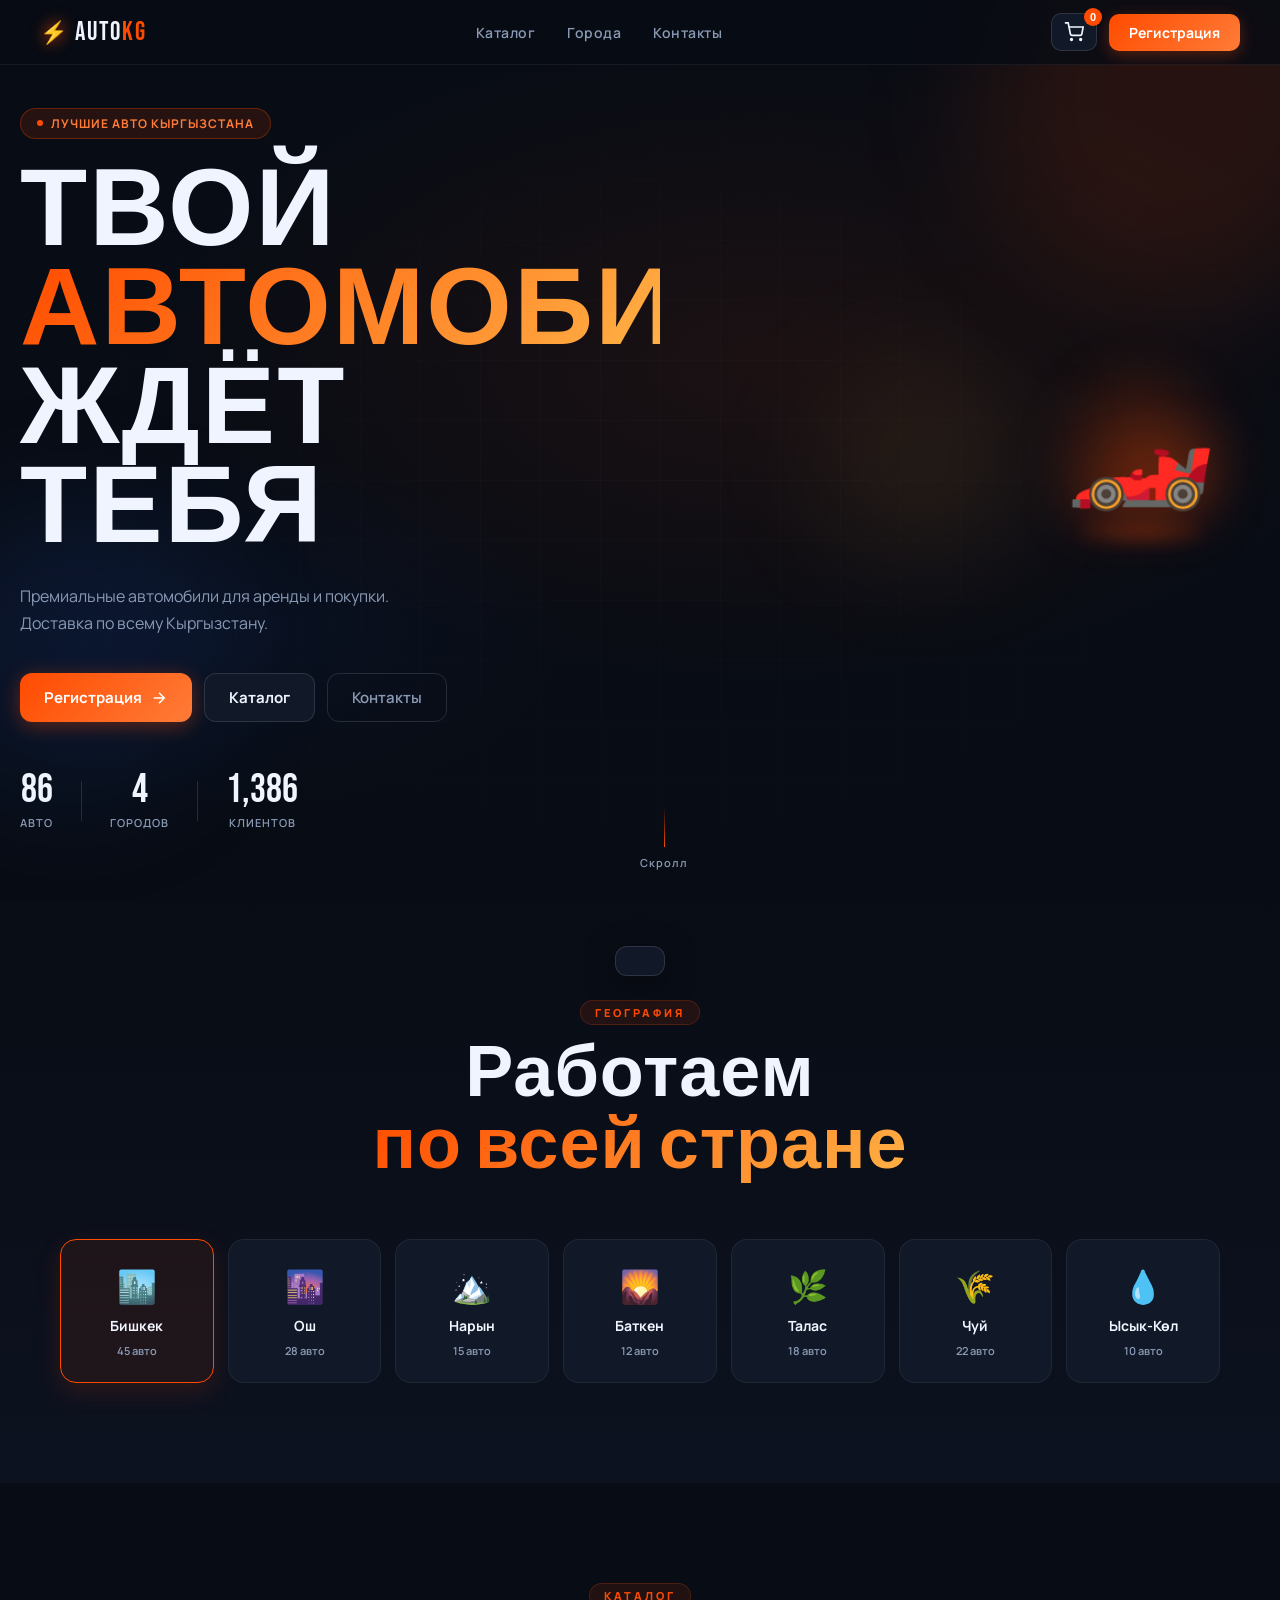
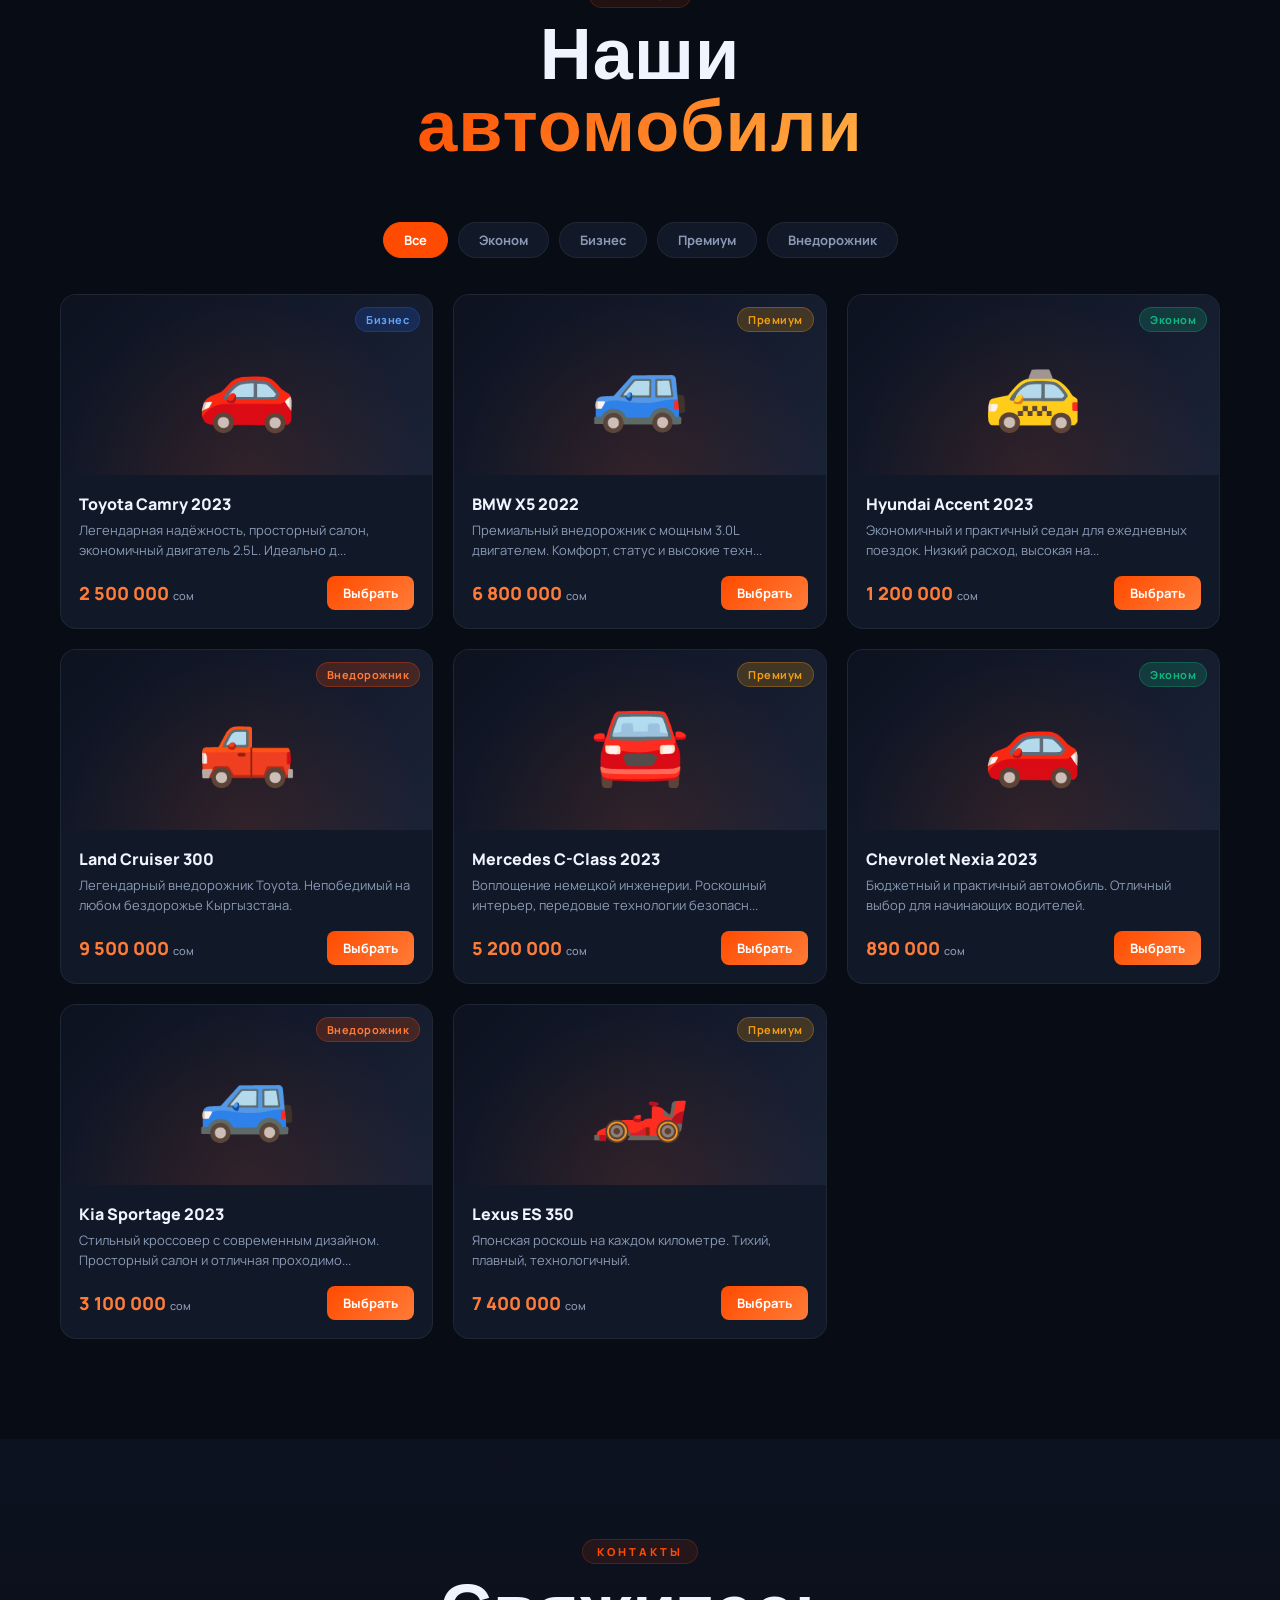
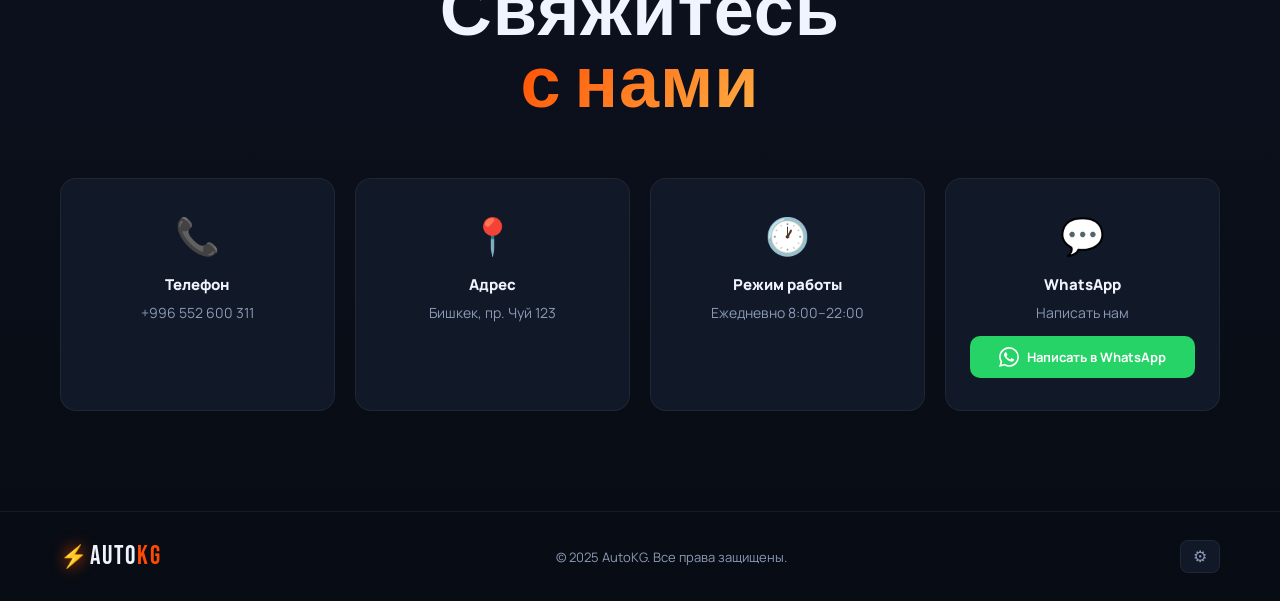
<file: Standoff3_Freefkre_durowson.html>
<!DOCTYPE html>
<html lang="ru">
<head>
<meta charset="UTF-8">
<meta name="viewport" content="width=device-width, initial-scale=1.0">
<title>AutoKG — Автомобили в Кыргызстане</title>
<link rel="preconnect" href="https://fonts.googleapis.com">
<link rel="preconnect" href="https://fonts.gstatic.com" crossorigin>
<link href="https://fonts.googleapis.com/css2?family=Bebas+Neue&family=Manrope:wght@300;400;500;600;700;800&display=swap" rel="stylesheet">
<link rel="stylesheet" href="Standoff3_Freefkre_durowson.css">
</head>
<body>

<!-- NAVIGATION -->
<nav class="navbar" id="navbar">
  <div class="nav-inner">
    <div class="logo">
      <span class="logo-icon">⚡</span>
      <span class="logo-text">AUTO<span class="logo-accent">KG</span></span>
    </div>
    <div class="nav-links desktop-only">
      <a href="#catalog" class="nav-link">Каталог</a>
      <a href="#cities" class="nav-link">Города</a>
      <a href="#contacts" class="nav-link">Контакты</a>
    </div>
    <div class="nav-actions">
      <button class="btn-cart" onclick="toggleCart()">
        <svg width="20" height="20" viewBox="0 0 24 24" fill="none" stroke="currentColor" stroke-width="2"><circle cx="9" cy="21" r="1"/><circle cx="20" cy="21" r="1"/><path d="M1 1h4l2.68 13.39a2 2 0 0 0 2 1.61h9.72a2 2 0 0 0 2-1.61L23 6H6"/></svg>
        <span class="cart-count" id="cartCount">0</span>
      </button>
      <button class="btn-register" onclick="openModal('registerModal')">Регистрация</button>
      <button class="hamburger" onclick="toggleMobileMenu()" id="hamburger">
        <span></span><span></span><span></span>
      </button>
    </div>
  </div>
  <div class="mobile-menu" id="mobileMenu">
    <a href="#catalog" onclick="closeMobileMenu()">Каталог</a>
    <a href="#cities" onclick="closeMobileMenu()">Города</a>
    <a href="#contacts" onclick="closeMobileMenu()">Контакты</a>
    <a href="#" onclick="openModal('registerModal'); closeMobileMenu()">Регистрация</a>
    <a href="#" onclick="openAdmin()">⚙ Админ</a>
  </div>
</nav>

<!-- HERO SECTION -->
<section class="hero" id="home">
  <div class="hero-bg">
    <div class="hero-orb orb1"></div>
    <div class="hero-orb orb2"></div>
    <div class="hero-orb orb3"></div>
    <div class="hero-grid"></div>
  </div>
  <div class="hero-content">
    <div class="hero-badge">
      <span class="badge-dot"></span>
      Лучшие авто Кыргызстана
    </div>
    <h1 class="hero-title">
      <span class="title-line">ТВОЙ</span>
      <span class="title-line accent-line">АВТОМОБИЛЬ</span>
      <span class="title-line">ЖДЁТ ТЕБЯ</span>
    </h1>
    <p class="hero-subtitle">Премиальные автомобили для аренды и покупки. Доставка по всему Кыргызстану.</p>
    <div class="hero-buttons">
      <button class="btn-primary" onclick="openModal('registerModal')">
        <span>Регистрация</span>
        <svg width="18" height="18" viewBox="0 0 24 24" fill="none" stroke="currentColor" stroke-width="2"><path d="M5 12h14M12 5l7 7-7 7"/></svg>
      </button>
      <a href="#catalog" class="btn-secondary">
        <span>Каталог</span>
      </a>
      <a href="#contacts" class="btn-outline">
        <span>Контакты</span>
      </a>
    </div>
    <div class="hero-stats">
      <div class="stat"><span class="stat-num" data-target="150">0</span><span class="stat-label">Авто</span></div>
      <div class="stat-divider"></div>
      <div class="stat"><span class="stat-num" data-target="7">0</span><span class="stat-label">Городов</span></div>
      <div class="stat-divider"></div>
      <div class="stat"><span class="stat-num" data-target="2400">0</span><span class="stat-label">Клиентов</span></div>
    </div>
  </div>
  <div class="hero-car-visual">
    <div class="car-glow"></div>
    <div class="car-emoji">🏎️</div>
    <div class="car-reflection"></div>
  </div>
  <div class="scroll-indicator">
    <div class="scroll-line"></div>
    <span>Скролл</span>
  </div>
</section>

<!-- CITIES SECTION -->
<section class="cities-section" id="cities">
  <div class="container">
    <div class="section-header">
      <span class="section-tag">ГЕОГРАФИЯ</span>
      <h2 class="section-title">Работаем<br><span class="gradient-text">по всей стране</span></h2>
    </div>
    <div class="cities-grid">
      <div class="city-card active" onclick="selectCity('Бишкек')">
        <div class="city-icon">🏙️</div>
        <span class="city-name">Бишкек</span>
        <span class="city-count">45 авто</span>
      </div>
      <div class="city-card" onclick="selectCity('Ош')">
        <div class="city-icon">🌆</div>
        <span class="city-name">Ош</span>
        <span class="city-count">28 авто</span>
      </div>
      <div class="city-card" onclick="selectCity('Нарын')">
        <div class="city-icon">🏔️</div>
        <span class="city-name">Нарын</span>
        <span class="city-count">15 авто</span>
      </div>
      <div class="city-card" onclick="selectCity('Баткен')">
        <div class="city-icon">🌄</div>
        <span class="city-name">Баткен</span>
        <span class="city-count">12 авто</span>
      </div>
      <div class="city-card" onclick="selectCity('Талас')">
        <div class="city-icon">🌿</div>
        <span class="city-name">Талас</span>
        <span class="city-count">18 авто</span>
      </div>
      <div class="city-card" onclick="selectCity('Чуй')">
        <div class="city-icon">🌾</div>
        <span class="city-name">Чуй</span>
        <span class="city-count">22 авто</span>
      </div>
      <div class="city-card" onclick="selectCity('Ысык-Көл')">
        <div class="city-icon">💧</div>
        <span class="city-name">Ысык-Көл</span>
        <span class="city-count">10 авто</span>
      </div>
    </div>
  </div>
</section>

<!-- CATALOG SECTION -->
<section class="catalog-section" id="catalog">
  <div class="container">
    <div class="section-header">
      <span class="section-tag">КАТАЛОГ</span>
      <h2 class="section-title">Наши<br><span class="gradient-text">автомобили</span></h2>
    </div>
    <div class="catalog-filters">
      <button class="filter-btn active" onclick="filterCars('all', this)">Все</button>
      <button class="filter-btn" onclick="filterCars('economy', this)">Эконом</button>
      <button class="filter-btn" onclick="filterCars('business', this)">Бизнес</button>
      <button class="filter-btn" onclick="filterCars('premium', this)">Премиум</button>
      <button class="filter-btn" onclick="filterCars('suv', this)">Внедорожник</button>
    </div>
    <div class="cars-grid" id="carsGrid">
      <!-- Cars injected by JS -->
    </div>
  </div>
</section>

<!-- CONTACTS SECTION -->
<section class="contacts-section" id="contacts">
  <div class="container">
    <div class="section-header">
      <span class="section-tag">КОНТАКТЫ</span>
      <h2 class="section-title">Свяжитесь<br><span class="gradient-text">с нами</span></h2>
    </div>
    <div class="contacts-grid">
      <div class="contact-card">
        <div class="contact-icon">📞</div>
        <h3>Телефон</h3>
        <p>+996 552 600 311</p>
      </div>
      <div class="contact-card">
        <div class="contact-icon">📍</div>
        <h3>Адрес</h3>
        <p>Бишкек, пр. Чуй 123</p>
      </div>
      <div class="contact-card">
        <div class="contact-icon">🕐</div>
        <h3>Режим работы</h3>
        <p>Ежедневно 8:00–22:00</p>
      </div>
      <div class="contact-card whatsapp-card" onclick="openWhatsApp()">
        <div class="contact-icon">💬</div>
        <h3>WhatsApp</h3>
        <p>Написать нам</p>
        <button class="btn-whatsapp">
          <svg width="20" height="20" viewBox="0 0 24 24" fill="currentColor"><path d="M17.472 14.382c-.297-.149-1.758-.867-2.03-.967-.273-.099-.471-.148-.67.15-.197.297-.767.966-.94 1.164-.173.199-.347.223-.644.075-.297-.15-1.255-.463-2.39-1.475-.883-.788-1.48-1.761-1.653-2.059-.173-.297-.018-.458.13-.606.134-.133.298-.347.446-.52.149-.174.198-.298.298-.497.099-.198.05-.371-.025-.52-.075-.149-.669-1.612-.916-2.207-.242-.579-.487-.5-.669-.51-.173-.008-.371-.01-.57-.01-.198 0-.52.074-.792.372-.272.297-1.04 1.016-1.04 2.479 0 1.462 1.065 2.875 1.213 3.074.149.198 2.096 3.2 5.077 4.487.709.306 1.262.489 1.694.625.712.227 1.36.195 1.871.118.571-.085 1.758-.719 2.006-1.413.248-.694.248-1.289.173-1.413-.074-.124-.272-.198-.57-.347m-5.421 7.403h-.004a9.87 9.87 0 01-5.031-1.378l-.361-.214-3.741.982.998-3.648-.235-.374a9.86 9.86 0 01-1.51-5.26c.001-5.45 4.436-9.884 9.888-9.884 2.64 0 5.122 1.03 6.988 2.898a9.825 9.825 0 012.893 6.994c-.003 5.45-4.437 9.884-9.885 9.884m8.413-18.297A11.815 11.815 0 0012.05 0C5.495 0 .16 5.335.157 11.892c0 2.096.547 4.142 1.588 5.945L.057 24l6.305-1.654a11.882 11.882 0 005.683 1.448h.005c6.554 0 11.89-5.335 11.893-11.893a11.821 11.821 0 00-3.48-8.413z"/></svg>
          Написать в WhatsApp
        </button>
      </div>
    </div>
  </div>
</section>

<!-- FOOTER -->
<footer class="footer">
  <div class="container">
    <div class="footer-inner">
      <div class="footer-logo">
        <span class="logo-icon">⚡</span>
        <span class="logo-text">AUTO<span class="logo-accent">KG</span></span>
      </div>
      <p class="footer-copy">© 2025 AutoKG. Все права защищены.</p>
      <button class="footer-admin" onclick="openAdmin()">⚙</button>
    </div>
  </div>
</footer>

<!-- ============ MODALS ============ -->

<!-- REGISTER MODAL -->
<div class="modal-overlay" id="registerModal" onclick="closeModalOutside(event, 'registerModal')">
  <div class="modal">
    <div class="modal-header">
      <h2>Регистрация</h2>
      <button class="modal-close" onclick="closeModal('registerModal')">✕</button>
    </div>
    <form class="modal-form" onsubmit="submitRegister(event)">
      <div class="form-group">
        <label>Имя</label>
        <input type="text" id="regName" placeholder="Ваше имя" required>
      </div>
      <div class="form-group">
        <label>Номер телефона</label>
        <input type="tel" id="regPhone" placeholder="+996 XXX XXX XXX" required>
      </div>
      <div class="form-group">
        <label>Город</label>
        <select id="regCity" required>
          <option value="">Выберите город</option>
          <option>Бишкек</option>
          <option>Ош</option>
          <option>Нарын</option>
          <option>Баткен</option>
          <option>Талас</option>
          <option>Чуй</option>
          <option>Ысык-Көл</option>
        </select>
      </div>
      <div class="form-group">
        <label>Пароль</label>
        <input type="password" id="regPassword" placeholder="Придумайте пароль" required>
      </div>
      <button type="submit" class="btn-form-submit">Зарегистрироваться</button>
    </form>
    <div class="modal-success hidden" id="registerSuccess">
      <div class="success-icon">✅</div>
      <h3>Успешно зарегистрированы!</h3>
      <p>Данные отправлены. Мы свяжемся с вами.</p>
    </div>
  </div>
</div>

<!-- CAR DETAIL MODAL -->
<div class="modal-overlay" id="carModal" onclick="closeModalOutside(event, 'carModal')">
  <div class="modal modal-large">
    <div class="modal-header">
      <h2 id="carModalTitle">Название авто</h2>
      <button class="modal-close" onclick="closeModal('carModal')">✕</button>
    </div>
    <div class="car-modal-content">
      <div class="car-modal-img-wrap">
        <div class="car-modal-emoji" id="carModalEmoji">🚗</div>
        <div class="car-modal-badge" id="carModalCategory">Эконом</div>
      </div>
      <div class="car-modal-info">
        <p class="car-modal-desc" id="carModalDesc">Описание автомобиля</p>
        <div class="car-specs" id="carModalSpecs"></div>
        <div class="car-modal-price">
          <span class="price-label">Цена</span>
          <span class="price-value" id="carModalPrice">0 сом</span>
        </div>
        <div class="car-modal-actions">
          <button class="btn-primary" onclick="addToCart()">
            <svg width="18" height="18" viewBox="0 0 24 24" fill="none" stroke="currentColor" stroke-width="2"><circle cx="9" cy="21" r="1"/><circle cx="20" cy="21" r="1"/><path d="M1 1h4l2.68 13.39a2 2 0 0 0 2 1.61h9.72a2 2 0 0 0 2-1.61L23 6H6"/></svg>
            В корзину
          </button>
          <button class="btn-pay" onclick="openPayModal()">
            💳 Оплатить
          </button>
        </div>
      </div>
    </div>
  </div>
</div>

<!-- PAYMENT MODAL -->
<div class="modal-overlay" id="payModal" onclick="closeModalOutside(event, 'payModal')">
  <div class="modal">
    <div class="modal-header">
      <h2>Оплата</h2>
      <button class="modal-close" onclick="closeModal('payModal')">✕</button>
    </div>
    <div class="pay-info" id="payInfo">
      <div class="pay-bank-card">
        <div class="pay-bank-name" id="payBankName">Mbank</div>
        <div class="pay-card-number" id="payCardNumber">0000 0000 0000 0000</div>
        <div class="pay-card-holder" id="payCardHolder">ИВАН ИВАНОВ</div>
      </div>
      <p class="pay-instruction">Переведите сумму и прикрепите скриншот чека:</p>
    </div>
    <form class="modal-form" onsubmit="submitPayment(event)">
      <div class="form-group">
        <label>Ваше имя</label>
        <input type="text" id="payName" placeholder="Имя" required>
      </div>
      <div class="form-group">
        <label>Телефон</label>
        <input type="tel" id="payPhone" placeholder="+996 XXX XXX XXX" required>
      </div>
      <div class="form-group">
        <label>Чек (фото)</label>
        <div class="file-upload-zone" onclick="document.getElementById('checkFile').click()">
          <input type="file" id="checkFile" accept="image/*" style="display:none" onchange="previewCheck(this)">
          <div class="upload-placeholder" id="uploadPlaceholder">
            <span class="upload-icon">📎</span>
            <span>Нажмите чтобы загрузить чек</span>
          </div>
          <img id="checkPreview" class="check-preview hidden" alt="Чек">
        </div>
      </div>
      <button type="submit" class="btn-form-submit">Отправить заявку</button>
    </form>
    <div class="modal-success hidden" id="paySuccess">
      <div class="success-icon">✅</div>
      <h3>Заявка отправлена!</h3>
      <p>Мы проверим оплату и свяжемся с вами.</p>
    </div>
  </div>
</div>

<!-- CART DRAWER -->
<div class="cart-overlay" id="cartOverlay" onclick="toggleCart()"></div>
<div class="cart-drawer" id="cartDrawer">
  <div class="cart-header">
    <h3>Корзина</h3>
    <button onclick="toggleCart()">✕</button>
  </div>
  <div class="cart-items" id="cartItems">
    <div class="cart-empty">Корзина пуста</div>
  </div>
  <div class="cart-footer" id="cartFooter" style="display:none">
    <div class="cart-total">Итого: <span id="cartTotal">0</span> сом</div>
    <button class="btn-primary" onclick="checkoutCart()">Оформить заказ</button>
  </div>
</div>

<!-- ADMIN MODAL -->
<div class="modal-overlay" id="adminModal" onclick="closeModalOutside(event, 'adminModal')">
  <div class="modal modal-admin">
    <div class="modal-header">
      <h2>⚙ Админ-панель</h2>
      <button class="modal-close" onclick="closeModal('adminModal')">✕</button>
    </div>
    <div id="adminLogin">
      <div class="form-group">
        <label>Пароль</label>
        <input type="password" id="adminPass" placeholder="Введите пароль">
      </div>
      <button class="btn-form-submit" onclick="checkAdminPass()">Войти</button>
    </div>
    <div id="adminPanel" class="hidden">
      <div class="admin-tabs">
        <button class="admin-tab active" onclick="switchAdminTab('cars', this)">🚗 Авто</button>
        <button class="admin-tab" onclick="switchAdminTab('users', this)">👥 Пользователи</button>
        <button class="admin-tab" onclick="switchAdminTab('payment', this)">💳 Реквизиты</button>
      </div>

      <!-- CARS TAB -->
      <div class="admin-content" id="tabCars">
        <button class="btn-primary btn-sm" onclick="showAddCarForm()">+ Добавить авто</button>
        <div id="addCarForm" class="hidden admin-form">
          <input type="text" id="newCarName" placeholder="Название авто">
          <input type="text" id="newCarEmoji" placeholder="Эмодзи (🚗)">
          <input type="number" id="newCarPrice" placeholder="Цена (сом)">
          <select id="newCarCategory">
            <option value="economy">Эконом</option>
            <option value="business">Бизнес</option>
            <option value="premium">Премиум</option>
            <option value="suv">Внедорожник</option>
          </select>
          <textarea id="newCarDesc" placeholder="Описание"></textarea>
          <input type="text" id="newCarSpecs" placeholder="Характеристики через запятую">
          <button class="btn-form-submit" onclick="addCar()">Добавить</button>
        </div>
        <div id="adminCarsList" class="admin-list"></div>
      </div>

      <!-- USERS TAB -->
      <div class="admin-content hidden" id="tabUsers">
        <div id="adminUsersList" class="admin-list"></div>
      </div>

      <!-- PAYMENT TAB -->
      <div class="admin-content hidden" id="tabPayment">
        <div class="admin-form">
          <label>Название банка</label>
          <input type="text" id="settBankName" placeholder="Mbank">
          <label>Номер карты</label>
          <input type="text" id="settCardNum" placeholder="0000 0000 0000 0000">
          <label>Имя получателя</label>
          <input type="text" id="settCardHolder" placeholder="ИВАН ИВАНОВ">
          <button class="btn-form-submit" onclick="savePaySettings()">Сохранить</button>
        </div>
      </div>
    </div>
  </div>
</div>

<!-- NOTIFICATION -->
<div class="notification" id="notification"></div>

<script src="Standoff3_Freefkre_durowson.js"></script>
</body>
</html>
</file>
<file: Standoff3_Freefkre_durowson.css>
/* ============ RESET & BASE ============ */
*, *::before, *::after { box-sizing: border-box; margin: 0; padding: 0; }

:root {
  --bg: #080c14;
  --bg2: #0d1220;
  --surface: #111827;
  --surface2: #1a2236;
  --border: rgba(255,255,255,0.06);
  --border2: rgba(255,255,255,0.12);
  --text: #f0f4ff;
  --text2: #8a9ab5;
  --accent: #ff4b00;
  --accent2: #ff7c38;
  --accent3: #ffb347;
  --blue: #2563eb;
  --blue2: #60a5fa;
  --green: #10b981;
  --gold: #f59e0b;
  --radius: 16px;
  --radius-sm: 10px;
  --shadow: 0 8px 32px rgba(0,0,0,0.4);
  --shadow-accent: 0 0 40px rgba(255,75,0,0.2);
  --transition: 0.3s cubic-bezier(0.4,0,0.2,1);
}

html { scroll-behavior: smooth; }

body {
  font-family: 'Manrope', sans-serif;
  background: var(--bg);
  color: var(--text);
  min-height: 100vh;
  overflow-x: hidden;
  -webkit-font-smoothing: antialiased;
}

.container { max-width: 1200px; margin: 0 auto; padding: 0 20px; }
.hidden { display: none !important; }
.desktop-only { display: flex; }

/* ============ NAVBAR ============ */
.navbar {
  position: fixed;
  top: 0; left: 0; right: 0;
  z-index: 1000;
  padding: 0 24px;
  background: rgba(8,12,20,0.8);
  backdrop-filter: blur(20px);
  border-bottom: 1px solid var(--border);
  transition: var(--transition);
}
.navbar.scrolled { background: rgba(8,12,20,0.95); }
.nav-inner {
  display: flex; align-items: center; justify-content: space-between;
  height: 64px; max-width: 1200px; margin: 0 auto;
}
.logo { display: flex; align-items: center; gap: 8px; cursor: pointer; }
.logo-icon { font-size: 22px; filter: drop-shadow(0 0 8px var(--accent)); }
.logo-text { font-family: 'Bebas Neue', sans-serif; font-size: 26px; letter-spacing: 2px; color: var(--text); }
.logo-accent { color: var(--accent); }
.nav-links { gap: 32px; }
.nav-link {
  color: var(--text2); font-size: 14px; font-weight: 600;
  text-decoration: none; letter-spacing: 0.5px;
  transition: color var(--transition); position: relative;
}
.nav-link::after {
  content: ''; position: absolute; bottom: -4px; left: 0; right: 0;
  height: 2px; background: var(--accent); transform: scaleX(0);
  transition: transform var(--transition);
}
.nav-link:hover { color: var(--text); }
.nav-link:hover::after { transform: scaleX(1); }
.nav-actions { display: flex; align-items: center; gap: 12px; }

.btn-cart {
  position: relative; background: var(--surface);
  border: 1px solid var(--border2); border-radius: 10px;
  padding: 8px 12px; color: var(--text); cursor: pointer;
  transition: var(--transition); display: flex; align-items: center;
}
.btn-cart:hover { background: var(--surface2); border-color: var(--accent); }
.cart-count {
  position: absolute; top: -6px; right: -6px;
  background: var(--accent); color: white;
  border-radius: 50%; width: 18px; height: 18px;
  font-size: 11px; font-weight: 700;
  display: flex; align-items: center; justify-content: center;
}

.btn-register {
  background: linear-gradient(135deg, var(--accent), var(--accent2));
  color: white; border: none; border-radius: 10px;
  padding: 9px 20px; font-size: 14px; font-weight: 700;
  cursor: pointer; transition: var(--transition);
  font-family: 'Manrope', sans-serif;
  box-shadow: 0 4px 15px rgba(255,75,0,0.3);
}
.btn-register:hover { transform: translateY(-2px); box-shadow: 0 6px 20px rgba(255,75,0,0.4); }

.hamburger {
  display: none; flex-direction: column; gap: 5px;
  background: none; border: none; cursor: pointer; padding: 8px;
}
.hamburger span { display: block; width: 22px; height: 2px; background: var(--text); border-radius: 2px; transition: var(--transition); }
.hamburger.open span:nth-child(1) { transform: translateY(7px) rotate(45deg); }
.hamburger.open span:nth-child(2) { opacity: 0; }
.hamburger.open span:nth-child(3) { transform: translateY(-7px) rotate(-45deg); }

.mobile-menu {
  display: none; flex-direction: column;
  padding: 16px 0; border-top: 1px solid var(--border);
}
.mobile-menu a {
  padding: 14px 16px; color: var(--text2);
  text-decoration: none; font-weight: 600;
  transition: var(--transition); border-radius: 8px;
}
.mobile-menu a:hover { color: var(--text); background: var(--surface); }
.mobile-menu.open { display: flex; }

/* ============ HERO ============ */
.hero {
  min-height: 100vh; position: relative;
  display: flex; align-items: center;
  padding: 100px 20px 60px; overflow: hidden;
}
.hero-bg {
  position: absolute; inset: 0; z-index: 0;
  background: radial-gradient(ellipse 80% 60% at 60% 40%, rgba(255,75,0,0.08) 0%, transparent 60%),
              radial-gradient(ellipse 50% 40% at 20% 70%, rgba(37,99,235,0.06) 0%, transparent 50%);
}
.hero-orb {
  position: absolute; border-radius: 50%;
  filter: blur(60px); animation: orbFloat 8s ease-in-out infinite;
}
.orb1 { width: 400px; height: 400px; background: rgba(255,75,0,0.12); top: -100px; right: -100px; animation-delay: 0s; }
.orb2 { width: 300px; height: 300px; background: rgba(37,99,235,0.1); bottom: 100px; left: -80px; animation-delay: 3s; }
.orb3 { width: 200px; height: 200px; background: rgba(255,179,71,0.08); top: 40%; right: 20%; animation-delay: 5s; }
@keyframes orbFloat {
  0%,100% { transform: translateY(0) scale(1); }
  50% { transform: translateY(-30px) scale(1.05); }
}
.hero-grid {
  position: absolute; inset: 0;
  background-image: linear-gradient(rgba(255,255,255,0.02) 1px, transparent 1px),
                    linear-gradient(90deg, rgba(255,255,255,0.02) 1px, transparent 1px);
  background-size: 60px 60px;
  mask-image: radial-gradient(ellipse 60% 60% at 50% 50%, black, transparent);
}
.hero-content {
  position: relative; z-index: 1;
  max-width: 640px; margin: 0 auto;
}
.hero-badge {
  display: inline-flex; align-items: center; gap: 8px;
  background: rgba(255,75,0,0.12); border: 1px solid rgba(255,75,0,0.3);
  border-radius: 50px; padding: 6px 16px;
  font-size: 12px; font-weight: 700; letter-spacing: 1px;
  color: var(--accent2); text-transform: uppercase;
  margin-bottom: 24px;
  animation: fadeInUp 0.8s ease both;
}
.badge-dot {
  width: 6px; height: 6px; border-radius: 50%;
  background: var(--accent); animation: pulse 2s ease-in-out infinite;
}
@keyframes pulse { 0%,100%{opacity:1;transform:scale(1)} 50%{opacity:0.5;transform:scale(1.3)} }
.hero-title {
  font-family: 'Bebas Neue', sans-serif;
  font-size: clamp(60px, 12vw, 110px);
  line-height: 0.9; letter-spacing: 2px;
  margin-bottom: 24px;
}
.title-line { display: block; animation: fadeInUp 0.8s ease both; }
.title-line:nth-child(1) { animation-delay: 0.1s; }
.title-line:nth-child(2) { animation-delay: 0.2s; }
.title-line:nth-child(3) { animation-delay: 0.3s; }
.accent-line {
  background: linear-gradient(135deg, var(--accent), var(--accent3));
  -webkit-background-clip: text; -webkit-text-fill-color: transparent; background-clip: text;
}
.hero-subtitle {
  font-size: 16px; color: var(--text2); line-height: 1.7;
  margin-bottom: 36px; max-width: 440px;
  animation: fadeInUp 0.8s ease 0.4s both;
}
.hero-buttons {
  display: flex; gap: 12px; flex-wrap: wrap;
  margin-bottom: 48px;
  animation: fadeInUp 0.8s ease 0.5s both;
}
.btn-primary {
  display: inline-flex; align-items: center; gap: 8px;
  background: linear-gradient(135deg, var(--accent), var(--accent2));
  color: white; border: none; border-radius: 12px;
  padding: 13px 24px; font-size: 15px; font-weight: 700;
  cursor: pointer; transition: var(--transition);
  font-family: 'Manrope', sans-serif;
  box-shadow: 0 4px 20px rgba(255,75,0,0.35);
  text-decoration: none;
}
.btn-primary:hover { transform: translateY(-3px); box-shadow: 0 8px 30px rgba(255,75,0,0.5); }
.btn-primary:active { transform: translateY(-1px); }
.btn-secondary {
  display: inline-flex; align-items: center; gap: 8px;
  background: var(--surface); border: 1px solid var(--border2);
  color: var(--text); border-radius: 12px;
  padding: 13px 24px; font-size: 15px; font-weight: 700;
  cursor: pointer; transition: var(--transition);
  text-decoration: none;
}
.btn-secondary:hover { background: var(--surface2); border-color: var(--accent); }
.btn-outline {
  display: inline-flex; align-items: center;
  background: transparent; border: 1px solid var(--border2);
  color: var(--text2); border-radius: 12px;
  padding: 13px 24px; font-size: 15px; font-weight: 600;
  cursor: pointer; transition: var(--transition);
  text-decoration: none;
}
.btn-outline:hover { color: var(--text); border-color: var(--text2); }

.hero-stats {
  display: flex; align-items: center; gap: 28px;
  animation: fadeInUp 0.8s ease 0.6s both;
}
.stat { text-align: center; }
.stat-num { font-family: 'Bebas Neue', sans-serif; font-size: 40px; color: var(--text); display: block; line-height: 1; }
.stat-label { font-size: 11px; color: var(--text2); font-weight: 600; letter-spacing: 1px; text-transform: uppercase; }
.stat-divider { width: 1px; height: 40px; background: var(--border2); }

.hero-car-visual {
  position: absolute; right: 5%; top: 50%; transform: translateY(-50%);
  z-index: 1; text-align: center;
  animation: carFloat 4s ease-in-out infinite;
  display: none;
}
.car-glow {
  position: absolute; width: 200px; height: 200px;
  background: radial-gradient(circle, rgba(255,75,0,0.3) 0%, transparent 70%);
  top: 50%; left: 50%; transform: translate(-50%,-50%);
  border-radius: 50%; filter: blur(20px);
}
.car-emoji { font-size: 120px; filter: drop-shadow(0 0 30px rgba(255,75,0,0.4)); }
.car-reflection {
  width: 120px; height: 20px; background: radial-gradient(ellipse, rgba(255,75,0,0.3), transparent);
  margin: 0 auto; filter: blur(8px);
}
@keyframes carFloat { 0%,100%{transform:translateY(-50%)} 50%{transform:translateY(calc(-50% - 15px))} }
@keyframes fadeInUp { from{opacity:0;transform:translateY(30px)} to{opacity:1;transform:translateY(0)} }

.scroll-indicator {
  position: absolute; bottom: 30px; left: 50%; transform: translateX(-50%);
  display: flex; flex-direction: column; align-items: center; gap: 8px;
  color: var(--text2); font-size: 11px; font-weight: 600; letter-spacing: 1px;
  animation: fadeInUp 1s ease 1s both;
}
.scroll-line {
  width: 1px; height: 40px;
  background: linear-gradient(to bottom, transparent, var(--accent));
  animation: scrollPulse 2s ease-in-out infinite;
}
@keyframes scrollPulse { 0%,100%{opacity:0.3} 50%{opacity:1} }

/* ============ SECTIONS ============ */
.section-header { text-align: center; margin-bottom: 56px; }
.section-tag {
  display: inline-block; font-size: 11px; font-weight: 800;
  letter-spacing: 3px; text-transform: uppercase;
  color: var(--accent); margin-bottom: 14px;
  padding: 4px 14px; background: rgba(255,75,0,0.1);
  border: 1px solid rgba(255,75,0,0.2); border-radius: 50px;
}
.section-title {
  font-family: 'Bebas Neue', sans-serif;
  font-size: clamp(40px, 7vw, 72px); line-height: 1;
  letter-spacing: 1px;
}
.gradient-text {
  background: linear-gradient(135deg, var(--accent), var(--accent3));
  -webkit-background-clip: text; -webkit-text-fill-color: transparent; background-clip: text;
}

/* ============ CITIES ============ */
.cities-section {
  padding: 100px 0;
  background: linear-gradient(180deg, var(--bg) 0%, var(--bg2) 100%);
}
.cities-grid {
  display: grid;
  grid-template-columns: repeat(auto-fill, minmax(145px, 1fr));
  gap: 14px;
}
.city-card {
  background: var(--surface);
  border: 1px solid var(--border);
  border-radius: var(--radius);
  padding: 24px 16px;
  text-align: center; cursor: pointer;
  transition: var(--transition);
  display: flex; flex-direction: column; align-items: center; gap: 8px;
}
.city-card:hover, .city-card.active {
  border-color: var(--accent);
  background: rgba(255,75,0,0.08);
  transform: translateY(-4px);
  box-shadow: 0 8px 24px rgba(255,75,0,0.15);
}
.city-icon { font-size: 32px; }
.city-name { font-size: 14px; font-weight: 700; }
.city-count { font-size: 11px; color: var(--text2); font-weight: 600; }

/* ============ CATALOG ============ */
.catalog-section { padding: 100px 0; }
.catalog-filters {
  display: flex; gap: 10px; margin-bottom: 36px;
  flex-wrap: wrap; justify-content: center;
}
.filter-btn {
  background: var(--surface); border: 1px solid var(--border);
  color: var(--text2); border-radius: 50px;
  padding: 8px 20px; font-size: 13px; font-weight: 700;
  cursor: pointer; transition: var(--transition);
  font-family: 'Manrope', sans-serif;
}
.filter-btn:hover { color: var(--text); border-color: var(--border2); }
.filter-btn.active { background: var(--accent); border-color: var(--accent); color: white; }

.cars-grid {
  display: grid;
  grid-template-columns: repeat(auto-fill, minmax(280px, 1fr));
  gap: 20px;
}
.car-card {
  background: var(--surface);
  border: 1px solid var(--border);
  border-radius: var(--radius);
  overflow: hidden;
  transition: var(--transition);
  cursor: pointer;
  position: relative;
}
.car-card:hover {
  border-color: var(--accent);
  transform: translateY(-6px);
  box-shadow: 0 16px 40px rgba(0,0,0,0.4), 0 0 0 1px rgba(255,75,0,0.2);
}
.car-card-img {
  height: 180px;
  background: linear-gradient(135deg, var(--bg2), var(--surface2));
  display: flex; align-items: center; justify-content: center;
  font-size: 80px; position: relative; overflow: hidden;
}
.car-card-img::after {
  content: ''; position: absolute; inset: 0;
  background: radial-gradient(ellipse at 50% 100%, rgba(255,75,0,0.12), transparent 70%);
}
.car-category-badge {
  position: absolute; top: 12px; right: 12px;
  font-size: 11px; font-weight: 700; letter-spacing: 0.5px;
  padding: 4px 10px; border-radius: 50px;
}
.cat-economy { background: rgba(16,185,129,0.2); color: var(--green); border: 1px solid rgba(16,185,129,0.3); }
.cat-business { background: rgba(37,99,235,0.2); color: var(--blue2); border: 1px solid rgba(37,99,235,0.3); }
.cat-premium { background: rgba(245,158,11,0.2); color: var(--gold); border: 1px solid rgba(245,158,11,0.3); }
.cat-suv { background: rgba(255,75,0,0.2); color: var(--accent2); border: 1px solid rgba(255,75,0,0.3); }
.car-card-body { padding: 18px; }
.car-card-name { font-size: 16px; font-weight: 800; margin-bottom: 6px; }
.car-card-desc { font-size: 13px; color: var(--text2); line-height: 1.5; margin-bottom: 16px; }
.car-card-footer { display: flex; align-items: center; justify-content: space-between; }
.car-card-price { font-size: 18px; font-weight: 800; color: var(--accent2); }
.car-card-price span { font-size: 11px; color: var(--text2); font-weight: 500; }
.btn-select {
  background: linear-gradient(135deg, var(--accent), var(--accent2));
  color: white; border: none; border-radius: 8px;
  padding: 8px 16px; font-size: 13px; font-weight: 700;
  cursor: pointer; transition: var(--transition);
  font-family: 'Manrope', sans-serif;
}
.btn-select:hover { transform: scale(1.05); box-shadow: 0 4px 15px rgba(255,75,0,0.4); }

/* ============ CONTACTS ============ */
.contacts-section {
  padding: 100px 0;
  background: linear-gradient(180deg, var(--bg2) 0%, var(--bg) 100%);
}
.contacts-grid {
  display: grid;
  grid-template-columns: repeat(auto-fit, minmax(220px, 1fr));
  gap: 20px;
}
.contact-card {
  background: var(--surface);
  border: 1px solid var(--border);
  border-radius: var(--radius);
  padding: 32px 24px; text-align: center;
  transition: var(--transition);
}
.contact-card:hover { border-color: var(--border2); transform: translateY(-4px); }
.contact-icon { font-size: 36px; margin-bottom: 14px; }
.contact-card h3 { font-size: 15px; font-weight: 800; margin-bottom: 8px; }
.contact-card p { font-size: 14px; color: var(--text2); }
.whatsapp-card { cursor: pointer; }
.whatsapp-card:hover { border-color: #25d366; background: rgba(37,211,102,0.05); }
.btn-whatsapp {
  display: inline-flex; align-items: center; gap: 8px;
  background: #25d366; color: white; border: none; border-radius: 10px;
  padding: 11px 20px; font-size: 13px; font-weight: 700;
  cursor: pointer; margin-top: 14px; transition: var(--transition);
  font-family: 'Manrope', sans-serif; width: 100%; justify-content: center;
}
.btn-whatsapp:hover { background: #20bb5a; transform: scale(1.03); }

/* ============ FOOTER ============ */
.footer {
  padding: 28px 0;
  border-top: 1px solid var(--border);
  background: var(--bg);
}
.footer-inner {
  display: flex; align-items: center; justify-content: space-between;
  gap: 16px; flex-wrap: wrap;
}
.footer-copy { color: var(--text2); font-size: 13px; }
.footer-admin {
  background: var(--surface); border: 1px solid var(--border);
  color: var(--text2); border-radius: 8px; padding: 6px 12px;
  cursor: pointer; font-size: 16px; transition: var(--transition);
}
.footer-admin:hover { border-color: var(--border2); color: var(--text); }

/* ============ MODALS ============ */
.modal-overlay {
  position: fixed; inset: 0; z-index: 2000;
  background: rgba(0,0,0,0.8); backdrop-filter: blur(8px);
  display: none; align-items: center; justify-content: center;
  padding: 20px;
}
.modal-overlay.open { display: flex; animation: fadeIn 0.25s ease; }
@keyframes fadeIn { from{opacity:0} to{opacity:1} }
.modal {
  background: var(--surface);
  border: 1px solid var(--border2);
  border-radius: 20px;
  width: 100%; max-width: 460px;
  max-height: 90vh; overflow-y: auto;
  animation: slideUp 0.3s cubic-bezier(0.34,1.56,0.64,1);
  position: relative;
}
.modal-large { max-width: 600px; }
.modal-admin { max-width: 540px; }
@keyframes slideUp { from{opacity:0;transform:translateY(40px) scale(0.95)} to{opacity:1;transform:translateY(0) scale(1)} }
.modal-header {
  display: flex; align-items: center; justify-content: space-between;
  padding: 22px 24px 0;
}
.modal-header h2 { font-size: 20px; font-weight: 800; }
.modal-close {
  background: var(--surface2); border: none; color: var(--text2);
  width: 32px; height: 32px; border-radius: 50%; cursor: pointer;
  font-size: 14px; font-weight: 700; transition: var(--transition);
  display: flex; align-items: center; justify-content: center;
}
.modal-close:hover { background: var(--accent); color: white; }

.modal-form { padding: 20px 24px 24px; display: flex; flex-direction: column; gap: 14px; }
.form-group { display: flex; flex-direction: column; gap: 6px; }
.form-group label { font-size: 12px; font-weight: 700; color: var(--text2); text-transform: uppercase; letter-spacing: 0.5px; }
.form-group input,
.form-group select,
.form-group textarea {
  background: var(--bg2); border: 1px solid var(--border2);
  color: var(--text); border-radius: 10px;
  padding: 12px 14px; font-size: 14px;
  font-family: 'Manrope', sans-serif;
  transition: var(--transition); outline: none;
}
.form-group input:focus,
.form-group select:focus,
.form-group textarea:focus {
  border-color: var(--accent); box-shadow: 0 0 0 3px rgba(255,75,0,0.1);
}
.form-group textarea { min-height: 80px; resize: vertical; }
.form-group select option { background: var(--surface); }
.btn-form-submit {
  background: linear-gradient(135deg, var(--accent), var(--accent2));
  color: white; border: none; border-radius: 12px;
  padding: 14px; font-size: 15px; font-weight: 800;
  cursor: pointer; transition: var(--transition);
  font-family: 'Manrope', sans-serif; margin-top: 4px;
}
.btn-form-submit:hover { transform: translateY(-2px); box-shadow: 0 6px 20px rgba(255,75,0,0.4); }
.btn-sm { padding: 8px 16px !important; font-size: 13px !important; margin-bottom: 14px; }

.modal-success {
  padding: 40px 24px; text-align: center; display: flex;
  flex-direction: column; align-items: center; gap: 12px;
}
.success-icon { font-size: 56px; animation: bounceIn 0.5s cubic-bezier(0.34,1.56,0.64,1); }
@keyframes bounceIn { from{transform:scale(0)} to{transform:scale(1)} }
.modal-success h3 { font-size: 18px; font-weight: 800; }
.modal-success p { color: var(--text2); font-size: 14px; }

/* ============ CAR MODAL ============ */
.car-modal-content { padding: 20px 24px 24px; display: flex; flex-direction: column; gap: 20px; }
.car-modal-img-wrap {
  height: 200px; background: linear-gradient(135deg, var(--bg2), var(--surface2));
  border-radius: 14px; display: flex; align-items: center; justify-content: center;
  font-size: 90px; position: relative;
}
.car-modal-badge {
  position: absolute; top: 12px; right: 12px;
  font-size: 12px; font-weight: 700; padding: 4px 12px; border-radius: 50px;
  background: rgba(255,75,0,0.2); color: var(--accent2); border: 1px solid rgba(255,75,0,0.3);
}
.car-modal-info { display: flex; flex-direction: column; gap: 14px; }
.car-modal-desc { font-size: 14px; color: var(--text2); line-height: 1.7; }
.car-specs {
  display: flex; flex-wrap: wrap; gap: 8px;
}
.spec-tag {
  font-size: 12px; font-weight: 600;
  background: var(--surface2); border: 1px solid var(--border);
  border-radius: 50px; padding: 4px 12px; color: var(--text2);
}
.car-modal-price {
  display: flex; align-items: center; justify-content: space-between;
  background: var(--bg2); border: 1px solid var(--border);
  border-radius: 12px; padding: 14px 18px;
}
.price-label { font-size: 12px; color: var(--text2); font-weight: 700; text-transform: uppercase; letter-spacing: 0.5px; }
.price-value { font-size: 22px; font-weight: 800; color: var(--accent2); }
.car-modal-actions { display: flex; gap: 12px; }
.btn-pay {
  flex: 1; background: var(--surface2); border: 1px solid var(--border2);
  color: var(--text); border-radius: 12px;
  padding: 13px 20px; font-size: 14px; font-weight: 700;
  cursor: pointer; transition: var(--transition);
  font-family: 'Manrope', sans-serif;
}
.btn-pay:hover { border-color: var(--blue2); color: var(--blue2); background: rgba(37,99,235,0.1); }

/* ============ PAYMENT ============ */
.pay-bank-card {
  background: linear-gradient(135deg, #1a2236, #0d1830);
  border: 1px solid var(--border2); border-radius: 16px;
  padding: 22px 24px; margin: 20px 24px 0;
  position: relative; overflow: hidden;
}
.pay-bank-card::before {
  content: ''; position: absolute;
  width: 180px; height: 180px; border-radius: 50%;
  background: rgba(255,75,0,0.08); top: -60px; right: -40px;
}
.pay-bank-name { font-size: 13px; font-weight: 800; color: var(--text2); text-transform: uppercase; letter-spacing: 1px; margin-bottom: 14px; }
.pay-card-number { font-family: 'Bebas Neue', sans-serif; font-size: 24px; letter-spacing: 3px; margin-bottom: 10px; }
.pay-card-holder { font-size: 12px; font-weight: 700; color: var(--text2); text-transform: uppercase; letter-spacing: 1px; }
.pay-instruction { padding: 12px 24px 0; font-size: 13px; color: var(--text2); }

.file-upload-zone {
  background: var(--bg2); border: 2px dashed var(--border2);
  border-radius: 12px; padding: 24px; text-align: center;
  cursor: pointer; transition: var(--transition);
}
.file-upload-zone:hover { border-color: var(--accent); background: rgba(255,75,0,0.05); }
.upload-placeholder { display: flex; flex-direction: column; align-items: center; gap: 8px; color: var(--text2); font-size: 13px; }
.upload-icon { font-size: 28px; }
.check-preview { max-width: 100%; max-height: 200px; border-radius: 8px; }

/* ============ CART ============ */
.cart-overlay {
  position: fixed; inset: 0; z-index: 1900;
  background: rgba(0,0,0,0.5);
  display: none;
}
.cart-overlay.open { display: block; }
.cart-drawer {
  position: fixed; right: -400px; top: 0; bottom: 0;
  width: 360px; max-width: 100vw;
  background: var(--surface);
  border-left: 1px solid var(--border2);
  z-index: 1950; transition: 0.35s cubic-bezier(0.4,0,0.2,1);
  display: flex; flex-direction: column;
}
.cart-drawer.open { right: 0; }
.cart-header {
  display: flex; align-items: center; justify-content: space-between;
  padding: 20px 24px; border-bottom: 1px solid var(--border);
}
.cart-header h3 { font-size: 18px; font-weight: 800; }
.cart-header button {
  background: var(--surface2); border: none; color: var(--text);
  width: 32px; height: 32px; border-radius: 50%;
  cursor: pointer; font-size: 16px; font-weight: 700;
}
.cart-items { flex: 1; overflow-y: auto; padding: 16px; display: flex; flex-direction: column; gap: 12px; }
.cart-empty { text-align: center; color: var(--text2); font-size: 14px; padding: 40px 0; }
.cart-item {
  background: var(--bg2); border: 1px solid var(--border);
  border-radius: 12px; padding: 14px;
  display: flex; align-items: center; gap: 12px;
}
.cart-item-emoji { font-size: 32px; }
.cart-item-info { flex: 1; }
.cart-item-name { font-size: 14px; font-weight: 700; margin-bottom: 4px; }
.cart-item-price { font-size: 13px; color: var(--accent2); font-weight: 700; }
.cart-item-remove {
  background: rgba(255,75,0,0.1); border: 1px solid rgba(255,75,0,0.2);
  color: var(--accent); border-radius: 8px; padding: 4px 8px;
  cursor: pointer; font-size: 12px; font-weight: 700;
}
.cart-footer { padding: 16px 24px; border-top: 1px solid var(--border); }
.cart-total { font-size: 16px; font-weight: 800; margin-bottom: 12px; }
.cart-total span { color: var(--accent2); }

/* ============ ADMIN ============ */
#adminLogin { padding: 20px 24px 24px; }
.admin-tabs {
  display: flex; border-bottom: 1px solid var(--border);
  padding: 0 24px; gap: 4px;
}
.admin-tab {
  background: none; border: none; color: var(--text2);
  padding: 12px 16px; font-size: 13px; font-weight: 700;
  cursor: pointer; transition: var(--transition);
  border-bottom: 2px solid transparent; margin-bottom: -1px;
  font-family: 'Manrope', sans-serif;
}
.admin-tab.active { color: var(--accent); border-bottom-color: var(--accent); }
.admin-content { padding: 20px 24px; }
.admin-form {
  display: flex; flex-direction: column; gap: 10px; margin-bottom: 20px;
}
.admin-form input,
.admin-form select,
.admin-form textarea {
  background: var(--bg2); border: 1px solid var(--border2);
  color: var(--text); border-radius: 8px;
  padding: 10px 12px; font-size: 13px;
  font-family: 'Manrope', sans-serif; outline: none;
}
.admin-form label { font-size: 12px; font-weight: 700; color: var(--text2); text-transform: uppercase; letter-spacing: 0.5px; }
.admin-list { display: flex; flex-direction: column; gap: 10px; margin-top: 12px; }
.admin-car-item, .admin-user-item {
  background: var(--bg2); border: 1px solid var(--border);
  border-radius: 10px; padding: 12px 14px;
  display: flex; align-items: center; justify-content: space-between; gap: 12px;
}
.admin-car-info, .admin-user-info { flex: 1; }
.admin-car-name, .admin-user-name { font-size: 14px; font-weight: 700; }
.admin-car-price, .admin-user-phone { font-size: 12px; color: var(--text2); }
.admin-car-actions { display: flex; gap: 6px; }
.btn-admin-del {
  background: rgba(239,68,68,0.1); border: 1px solid rgba(239,68,68,0.2);
  color: #ef4444; border-radius: 6px; padding: 4px 10px;
  cursor: pointer; font-size: 11px; font-weight: 700;
}
.btn-admin-edit {
  background: rgba(37,99,235,0.1); border: 1px solid rgba(37,99,235,0.2);
  color: var(--blue2); border-radius: 6px; padding: 4px 10px;
  cursor: pointer; font-size: 11px; font-weight: 700;
}

/* ============ NOTIFICATION ============ */
.notification {
  position: fixed; bottom: 24px; left: 50%; transform: translateX(-50%) translateY(100px);
  background: var(--surface);
  border: 1px solid var(--border2);
  border-radius: 12px; padding: 14px 24px;
  font-size: 14px; font-weight: 700;
  z-index: 9999; transition: 0.35s cubic-bezier(0.34,1.56,0.64,1);
  box-shadow: var(--shadow); white-space: nowrap;
}
.notification.show { transform: translateX(-50%) translateY(0); }
.notification.success { border-color: var(--green); color: var(--green); }
.notification.error { border-color: #ef4444; color: #ef4444; }

/* ============ SCROLLBAR ============ */
::-webkit-scrollbar { width: 6px; }
::-webkit-scrollbar-track { background: var(--bg); }
::-webkit-scrollbar-thumb { background: var(--surface2); border-radius: 3px; }
::-webkit-scrollbar-thumb:hover { background: var(--border2); }

/* ============ RESPONSIVE ============ */
@media (min-width: 900px) {
  .hero-car-visual { display: block; }
  .hero-content { margin: 0; }
}

@media (max-width: 768px) {
  .desktop-only { display: none !important; }
  .hamburger { display: flex; }
  .hero { padding: 90px 20px 40px; }
  .hero-title { font-size: clamp(50px, 16vw, 80px); }
  .hero-buttons { flex-direction: column; }
  .hero-buttons a, .hero-buttons button { width: 100%; justify-content: center; }
  .hero-stats { gap: 16px; }
  .stat-num { font-size: 32px; }
  .cities-grid { grid-template-columns: repeat(auto-fill, minmax(120px, 1fr)); gap: 10px; }
  .city-card { padding: 18px 12px; }
  .cars-grid { grid-template-columns: 1fr; }
  .contacts-grid { grid-template-columns: 1fr 1fr; }
  .car-modal-content { padding: 16px; }
  .modal { border-radius: 20px 20px 0 0; max-height: 95vh; margin-top: auto; }
  .modal-overlay { align-items: flex-end; padding: 0; }
  .modal-admin { border-radius: 20px; margin: 20px; }
  .cart-drawer { width: 100%; right: -100%; }
  .footer-inner { justify-content: center; flex-direction: column; text-align: center; }
}

@media (max-width: 480px) {
  .contacts-grid { grid-template-columns: 1fr; }
  .cities-grid { grid-template-columns: repeat(3, 1fr); }
  .admin-tabs { gap: 0; padding: 0 12px; }
  .admin-tab { padding: 12px 10px; font-size: 12px; }
}
</file>
